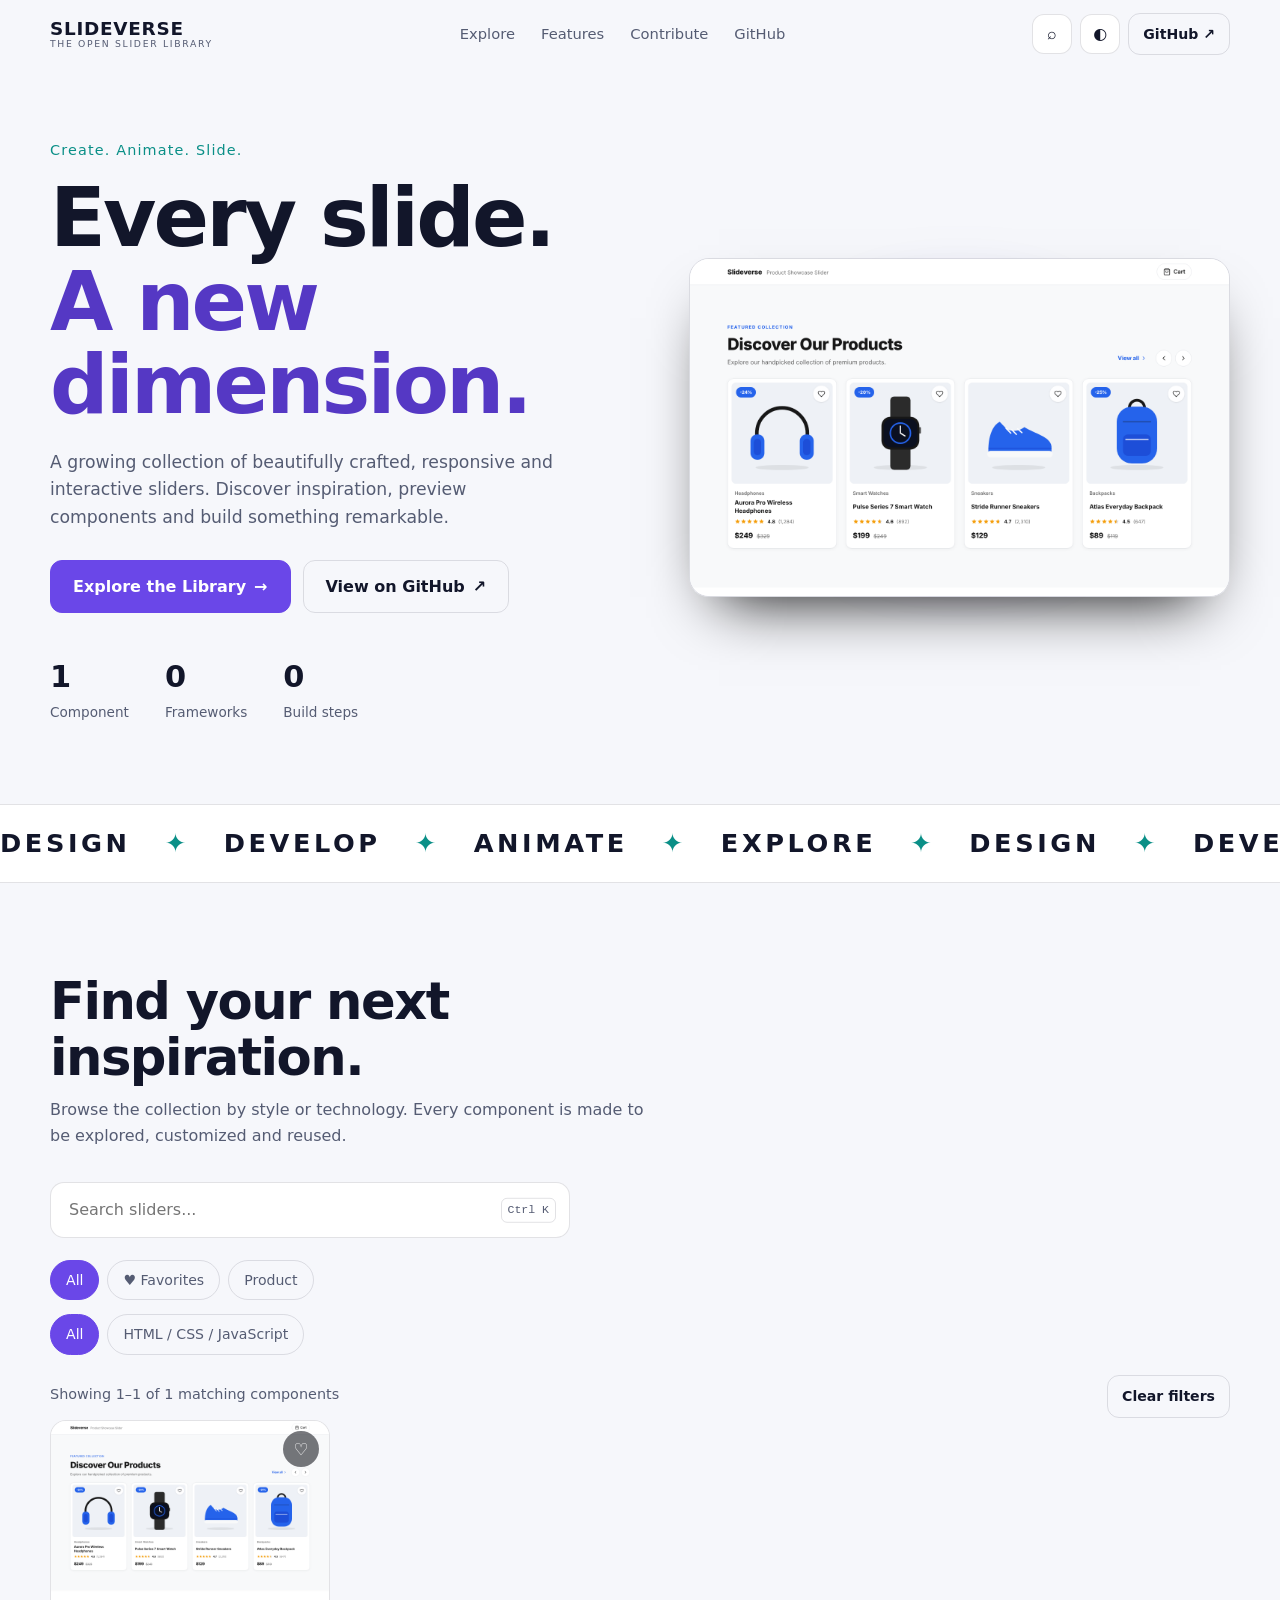
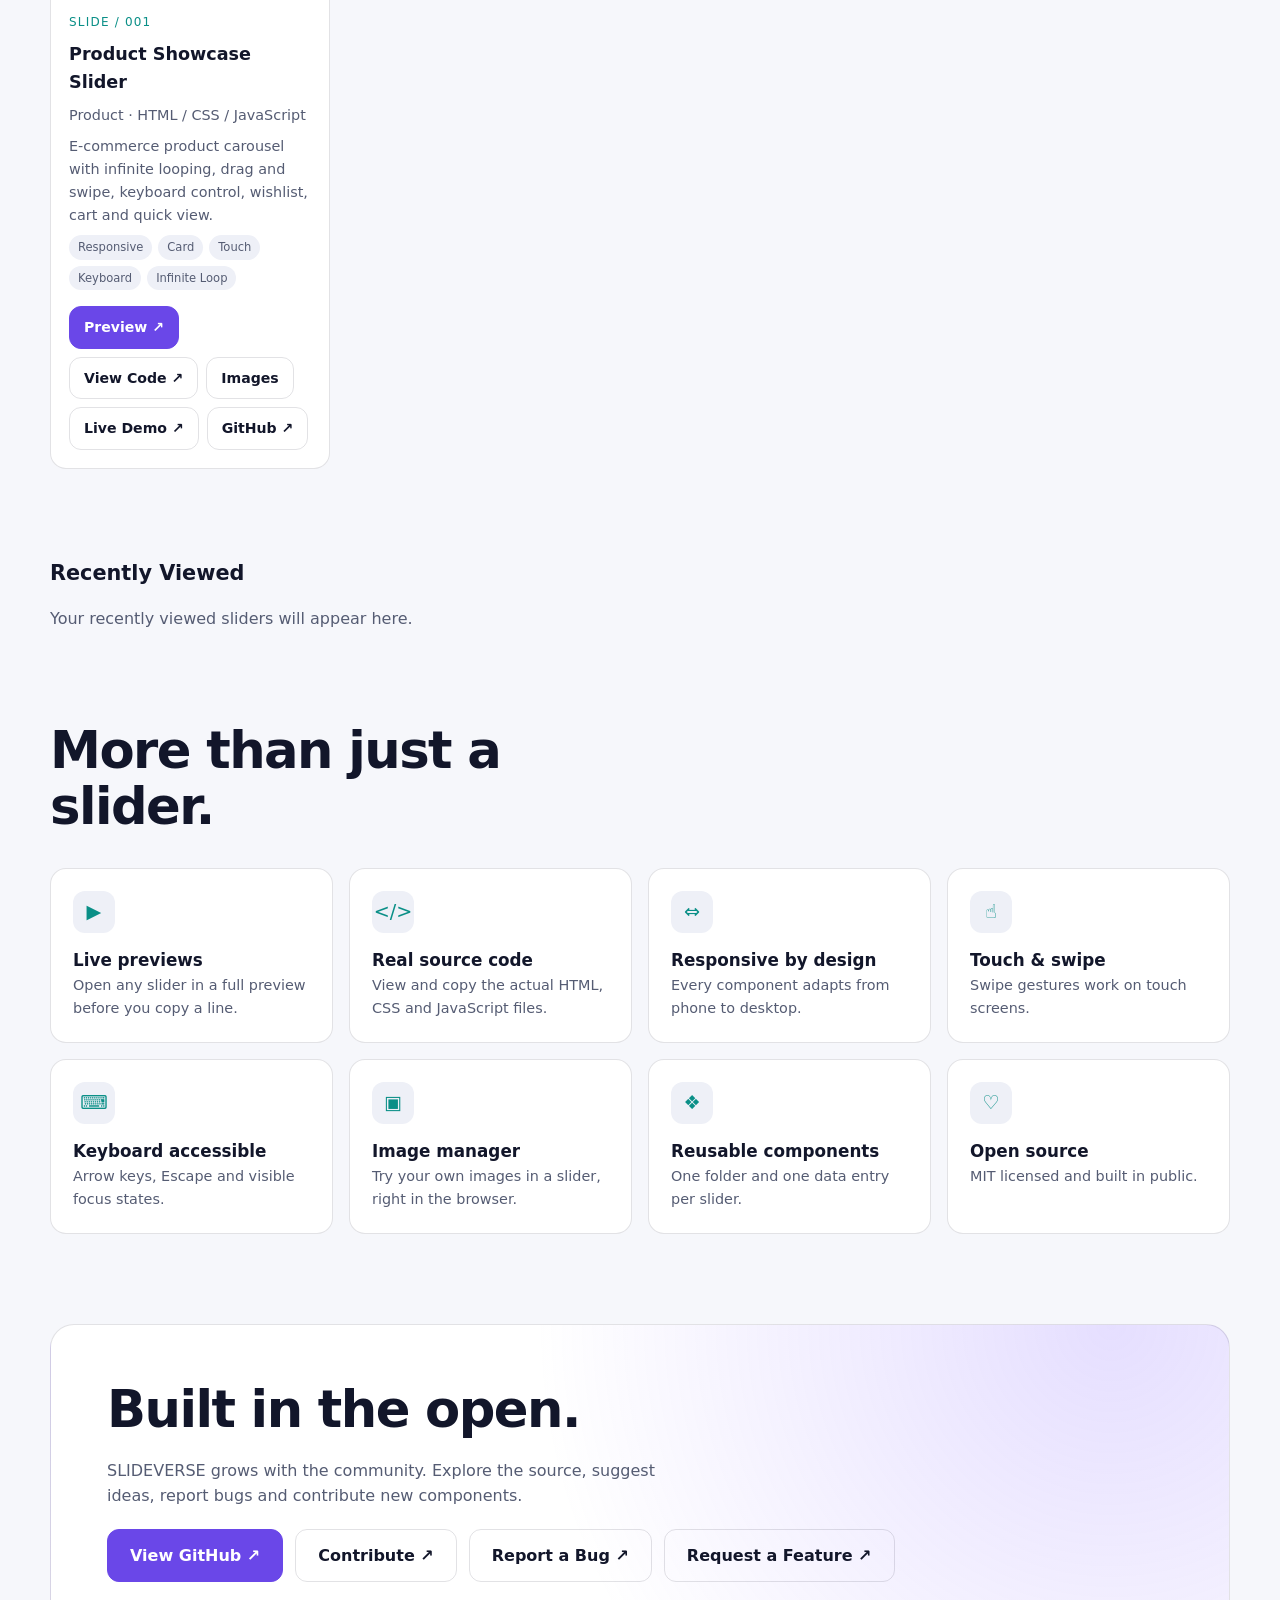
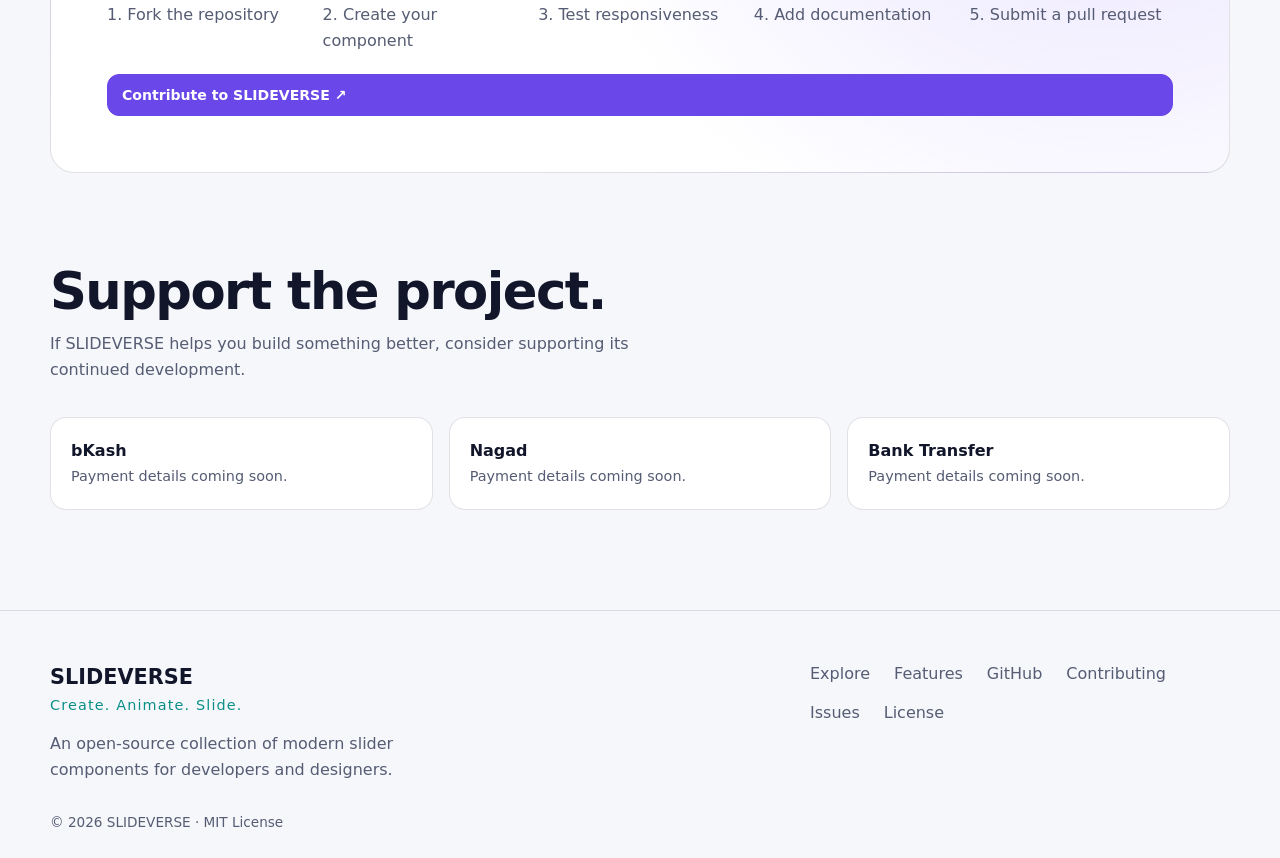
<file: index.html>
<!DOCTYPE html>
<html lang="en">
<head>
<meta charset="utf-8">
<meta name="viewport" content="width=device-width, initial-scale=1">
<title>SLIDEVERSE — The Ultimate Open-Source Slider Collection</title>
<meta name="description" content="Explore modern, responsive and animated slider components built with HTML, CSS and JavaScript.">
<link rel="canonical" href="https://adnanalamin.github.io/SLIDEVERSE/">
<meta property="og:type" content="website"><meta property="og:title" content="SLIDEVERSE — The Ultimate Open-Source Slider Collection">
<meta property="og:description" content="Explore modern, responsive and animated slider components."><meta property="og:url" content="https://adnanalamin.github.io/SLIDEVERSE/">
<meta name="twitter:card" content="summary"><meta name="twitter:title" content="SLIDEVERSE">
<link rel="icon" href="data:image/svg+xml,%3Csvg xmlns='http://www.w3.org/2000/svg' viewBox='0 0 32 32'%3E%3Crect width='32' height='32' rx='8' fill='%238B6CFF'/%3E%3Cpath d='M9 16h14M17 10l6 6-6 6' stroke='%23fff' stroke-width='3' fill='none'/%3E%3C/svg%3E">
<script>try{var t=localStorage.getItem('sv-theme')||(matchMedia('(prefers-color-scheme: light)').matches?'light':'dark');document.documentElement.dataset.theme=t}catch(e){}</script>
<link rel="stylesheet" href="assets/css/style.css">
</head>
<body>
<a class="skip" href="#explore">Skip to library</a>
<header class="hdr" id="hdr">
  <div class="wrap hdr-in">
    <a class="logo" href="#top" aria-label="SLIDEVERSE home"><b>SLIDEVERSE</b><small>THE OPEN SLIDER LIBRARY</small></a>
    <nav class="nav" id="nav" aria-label="Main">
      <a href="#explore">Explore</a><a href="#features">Features</a><a href="#contribute">Contribute</a>
      <a href="https://github.com/adnanalamin/SLIDEVERSE" target="_blank" rel="noopener">GitHub</a>
    </nav>
    <div class="ctl">
      <button class="ib" id="searchBtn" aria-label="Search sliders (Ctrl K)">⌕</button>
      <button class="ib" id="themeBtn" aria-label="Toggle theme">◐</button>
      <a class="btn sm ghost gh" href="https://github.com/adnanalamin/SLIDEVERSE" target="_blank" rel="noopener">GitHub ↗</a>
      <button class="ib menu" id="menuBtn" aria-label="Open menu" aria-expanded="false" aria-controls="nav">☰</button>
    </div>
  </div>
</header>

<main id="top">
<section class="hero wrap">
  <div class="hero-t">
    <p class="kick">Create. Animate. Slide.</p>
    <h1><span>Every slide.</span><span>A new dimension.</span></h1>
    <p class="lead">A growing collection of beautifully crafted, responsive and interactive sliders. Discover inspiration, preview components and build something remarkable.</p>
    <div class="row"><a class="btn" href="#explore">Explore the Library <i>→</i></a><a class="btn ghost" href="https://github.com/adnanalamin/SLIDEVERSE" target="_blank" rel="noopener">View on GitHub <i>↗</i></a></div>
    <dl class="stats"><div><dt>1</dt><dd>Component</dd></div><div><dt>0</dt><dd>Frameworks</dd></div><div><dt>0</dt><dd>Build steps</dd></div></dl>
  </div>
  <a class="hero-v" id="heroV" href="product-showcase-slider/" target="_blank" rel="noopener" aria-label="Open the Product Showcase Slider live demo">
    <div class="glow"></div>
    <img src="product-showcase-slider/assets/images/screenshot-desktop.png" alt="Screenshot of the Product Showcase Slider" width="1280" height="800">
  </a>
</section>

<div class="ticker" aria-hidden="true"><div class="tk"></div></div>

<section class="sec wrap" id="explore">
  <div class="sec-h"><h2>Find your next inspiration.</h2><p>Browse the collection by style or technology. Every component is made to be explored, customized and reused.</p></div>
  <div class="search"><input id="q" type="search" placeholder="Search sliders..." aria-label="Search sliders" autocomplete="off"><kbd>Ctrl K</kbd></div>
  <div class="chips" id="catChips" role="group" aria-label="Filter by category"></div>
  <div class="chips tech" id="techChips" role="group" aria-label="Filter by technology"></div>
  <div class="count-row"><p class="count" id="count" aria-live="polite"></p><button class="btn ghost sm" id="clearBtn" type="button">Clear filters</button></div>
  <div class="grid" id="grid"></div>
  <nav class="pagination" id="pagination" aria-label="Slider library pages"></nav>
  <div class="empty" id="empty" hidden><h3 id="emptyT">No sliders found</h3><p id="emptyP">Try another keyword or category.</p><button class="btn ghost sm" id="reset">Reset filters</button></div>
  <div class="recent"><h3>Recently Viewed</h3><div class="grid" id="recent"></div><p class="muted" id="recentEmpty">Your recently viewed sliders will appear here.</p></div>
</section>

<section class="sec wrap" id="features"><div class="sec-h"><h2>More than just a slider.</h2></div><div class="feats" id="feats"></div></section>
<section class="sec wrap" id="contribute">
  <div class="panel">
    <h2>Built in the open.</h2>
    <p>SLIDEVERSE grows with the community. Explore the source, suggest ideas, report bugs and contribute new components.</p>
    <div class="row"><a class="btn" href="https://github.com/adnanalamin/SLIDEVERSE" target="_blank" rel="noopener">View GitHub ↗</a><a class="btn ghost" href="https://github.com/adnanalamin/SLIDEVERSE/blob/main/CONTRIBUTING.md" target="_blank" rel="noopener">Contribute ↗</a><a class="btn ghost" href="https://github.com/adnanalamin/SLIDEVERSE/issues" target="_blank" rel="noopener">Report a Bug ↗</a><a class="btn ghost" href="https://github.com/adnanalamin/SLIDEVERSE/issues" target="_blank" rel="noopener">Request a Feature ↗</a></div>
    <ol class="steps"><li>Fork the repository</li><li>Create your component</li><li>Test responsiveness</li><li>Add documentation</li><li>Submit a pull request</li></ol>
    <a class="btn sm" href="https://github.com/adnanalamin/SLIDEVERSE/blob/main/CONTRIBUTING.md" target="_blank" rel="noopener">Contribute to SLIDEVERSE ↗</a>
  </div>
</section>

<section class="sec wrap" id="support"><div class="sec-h"><h2>Support the project.</h2><p>If SLIDEVERSE helps you build something better, consider supporting its continued development.</p></div>
  <div class="don"><div><b>bKash</b><span>Payment details coming soon.</span></div><div><b>Nagad</b><span>Payment details coming soon.</span></div><div><b>Bank Transfer</b><span>Payment details coming soon.</span></div></div></section>
</main>

<footer class="ftr"><div class="wrap ft">
  <div><b class="logo-t">SLIDEVERSE</b><p class="kick">Create. Animate. Slide.</p><p class="muted">An open-source collection of modern slider components for developers and designers.</p></div>
  <nav aria-label="Footer"><a href="#explore">Explore</a><a href="#features">Features</a><a href="https://github.com/adnanalamin/SLIDEVERSE" target="_blank" rel="noopener">GitHub</a><a href="https://github.com/adnanalamin/SLIDEVERSE/blob/main/CONTRIBUTING.md" target="_blank" rel="noopener">Contributing</a><a href="https://github.com/adnanalamin/SLIDEVERSE/issues" target="_blank" rel="noopener">Issues</a><a href="https://github.com/adnanalamin/SLIDEVERSE/blob/main/LICENSE" target="_blank" rel="noopener">License</a></nav>
</div><p class="wrap copy">© 2026 SLIDEVERSE · MIT License</p></footer>

<!-- Preview modal: the real slider, loaded from its own folder -->
<div class="modal" id="pv" role="dialog" aria-modal="true" aria-labelledby="pvT" hidden>
  <div class="m-box" id="pvBox">
    <div class="m-h"><h3 id="pvT"></h3><div class="ctl"><button class="btn sm ghost" id="pvFs" type="button">Fullscreen</button><button class="ib" data-close type="button" aria-label="Close preview">✕</button></div></div>
    <iframe class="pv-frame" id="pvFrame" title="Slider preview" loading="lazy"></iframe>
  </div>
</div>
<!-- Code modal: real source files, one tab each -->
<div class="modal" id="cd" role="dialog" aria-modal="true" aria-labelledby="cdT" hidden>
  <div class="m-box code"><div class="m-h"><h3 id="cdT"></h3><button class="ib" data-close type="button" aria-label="Close code">✕</button></div>
    <div class="tabs" id="tabs" role="tablist"></div><p class="file-path muted" id="cdPath"></p><pre id="codeOut" tabindex="0"><code></code></pre>
    <div class="m-f"><button class="btn sm" id="copy" type="button">Copy Code</button></div></div>
</div>
<!-- Image manager -->
<div class="modal" id="im" role="dialog" aria-modal="true" aria-labelledby="imT" hidden>
  <div class="m-box im-box">
    <div class="m-h"><h3 id="imT"></h3><button class="ib" data-close type="button" aria-label="Close image manager">✕</button></div>
    <p class="im-note muted">Images are kept in <b>this browser only</b> and appear in the Preview and Live Demo on this device. They are not uploaded to GitHub — see the README to add images to the repository permanently. JPG, PNG, WebP or GIF, up to 10 MB each. Image 1 replaces the first product photo, image 2 the second, and so on; unused slots keep the original photo.</p>
    <div class="im-bar"><button class="btn sm" id="imUpload" type="button">Upload images</button><button class="btn sm ghost" id="imReset" type="button">Remove all</button><span class="muted" id="imCount" aria-live="polite"></span></div>
    <input type="file" id="imFileMulti" accept="image/jpeg,image/png,image/webp,image/gif,.jpg,.jpeg,.png,.webp,.gif" multiple hidden>
    <input type="file" id="imFileOne" accept="image/jpeg,image/png,image/webp,image/gif,.jpg,.jpeg,.png,.webp,.gif" hidden>
    <ul class="im-list" id="imList"></ul>
  </div>
</div>
<div class="toast" id="toast" role="status"></div>
<script src="assets/js/sliders.js"></script>
<script src="assets/js/main.js"></script>
</body>
</html>
</file>
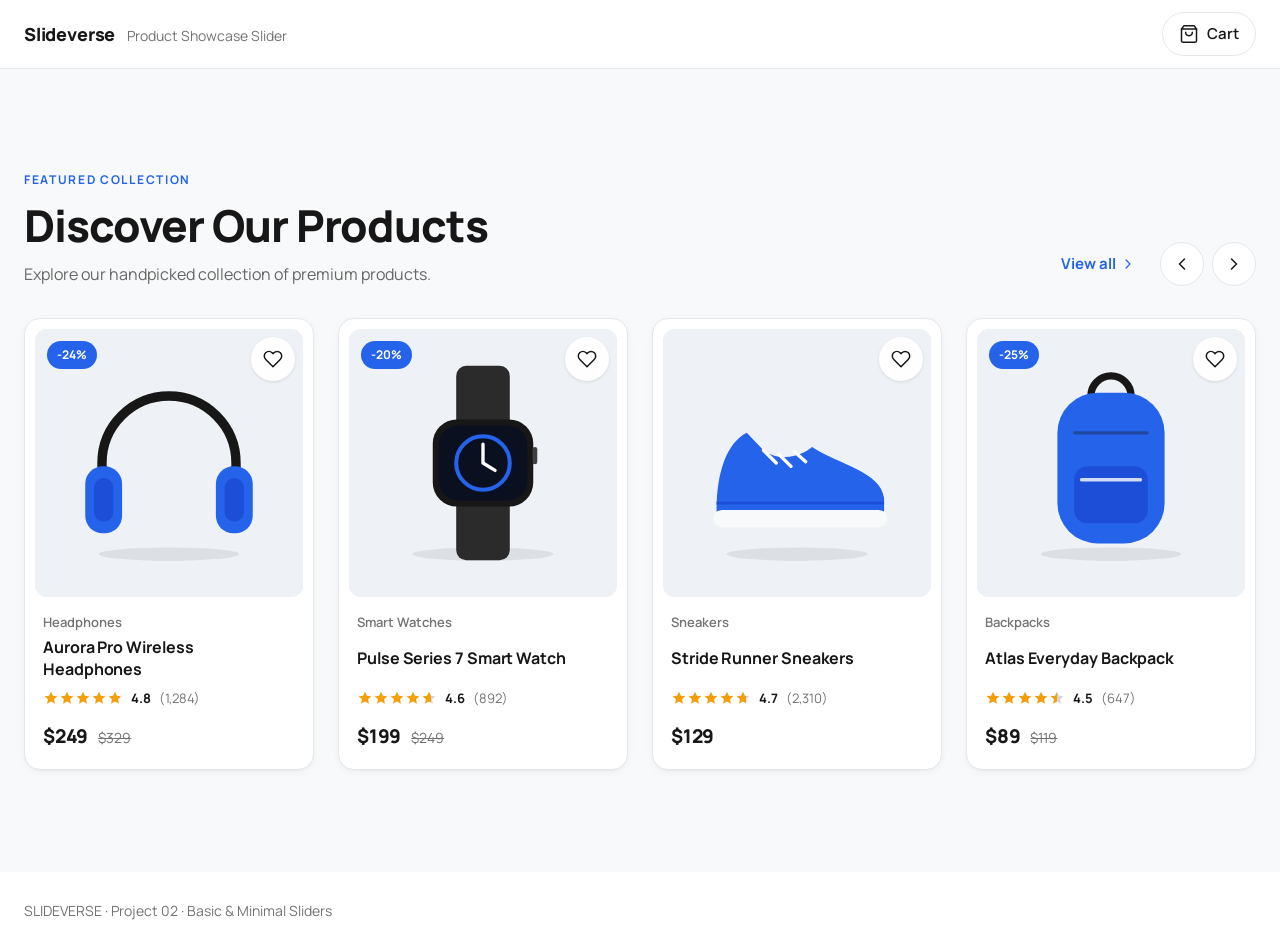
<file: product-showcase-slider/index.html>
<!DOCTYPE html>
<html lang="en">
<head>
  <meta charset="utf-8">
  <meta name="viewport" content="width=device-width, initial-scale=1">
  <title>Product Showcase Slider · SLIDEVERSE 02</title>
  <meta name="description" content="A premium, accessible product carousel built with vanilla HTML, CSS and JavaScript. SLIDEVERSE project 02.">
  <meta name="theme-color" content="#ffffff">
  <link rel="icon" href="data:image/svg+xml,%3Csvg xmlns='http://www.w3.org/2000/svg' viewBox='0 0 32 32'%3E%3Crect width='32' height='32' rx='9' fill='%232563EB'/%3E%3Crect x='7' y='11' width='18' height='10' rx='3' fill='%23fff'/%3E%3C/svg%3E">

  <link rel="preconnect" href="https://fonts.googleapis.com">
  <link rel="preconnect" href="https://fonts.gstatic.com" crossorigin>
  <link rel="preconnect" href="https://images.unsplash.com" crossorigin>
  <link rel="stylesheet" href="https://fonts.googleapis.com/css2?family=Manrope:wght@400;500;600;700;800&amp;display=swap">
  <link rel="stylesheet" href="css/style.css">
  <script src="js/script.js" defer></script>
</head>
<body>

  <header class="topbar">
    <div class="container topbar__inner">
      <p class="brand">
        <span class="brand__name">Slideverse</span>
        <span class="brand__sub">Product Showcase Slider</span>
      </p>
      <button type="button" class="cart-btn" id="cart-btn" data-action="open-cart" aria-label="Open cart, 0 items">
        <svg class="icon" viewBox="0 0 24 24" aria-hidden="true" focusable="false"><path d="M6 2L3 6v14a2 2 0 0 0 2 2h14a2 2 0 0 0 2-2V6l-3-4z"/><line x1="3" y1="6" x2="21" y2="6"/><path d="M16 10a4 4 0 0 1-8 0"/></svg>
        <span class="cart-btn__label">Cart</span>
        <span class="cart-btn__count" id="cart-count" hidden>0</span>
      </button>
    </div>
  </header>

  <main>
    <section class="showcase" id="showcase" aria-labelledby="showcase-title" aria-roledescription="carousel">
      <div class="container">

        <header class="section-head">
          <div class="section-head__text">
            <p class="eyebrow">FEATURED COLLECTION</p>
            <h2 id="showcase-title">Discover Our Products</h2>
            <p class="section-head__desc">Explore our handpicked collection of premium products.</p>
          </div>

          <div class="section-head__controls">
            <button type="button" class="view-all" id="view-all" data-action="toggle-view-all" aria-expanded="false" aria-controls="slider-track">
              <span id="view-all-label">View all</span>
              <svg class="icon icon--sm" viewBox="0 0 24 24" aria-hidden="true" focusable="false"><polyline points="9 18 15 12 9 6"/></svg>
            </button>

            <div class="nav" role="group" aria-label="Slider controls">
              <button type="button" class="nav-btn" id="prev-btn" data-action="prev" aria-label="Previous products" aria-controls="slider-track">
                <svg class="icon" viewBox="0 0 24 24" aria-hidden="true" focusable="false"><polyline points="15 18 9 12 15 6"/></svg>
              </button>
              <button type="button" class="nav-btn" id="next-btn" data-action="next" aria-label="Next products" aria-controls="slider-track">
                <svg class="icon" viewBox="0 0 24 24" aria-hidden="true" focusable="false"><polyline points="9 18 15 12 9 6"/></svg>
              </button>
              <button type="button" class="nav-btn" id="autoplay-btn" data-action="toggle-autoplay" aria-label="Pause autoplay" hidden>
                <svg class="icon" viewBox="0 0 24 24" aria-hidden="true" focusable="false"><line x1="9" y1="5" x2="9" y2="19"/><line x1="15" y1="5" x2="15" y2="19"/></svg>
              </button>
            </div>
          </div>
        </header>

        <div class="viewport" id="slider-viewport" role="group" aria-label="Featured products. Use the left and right arrow keys to browse." tabindex="0">
          <ul class="track" id="slider-track">
            <!-- Product cards are rendered by js/script.js -->
          </ul>
        </div>
        <noscript><p class="noscript">Please enable JavaScript to browse the product collection.</p></noscript>

        <p class="sr-only" id="slider-status" role="status" aria-live="polite"></p>
      </div>
    </section>
  </main>

  <footer class="footer">
    <div class="container">
      <p>SLIDEVERSE &middot; Project 02 &middot; Basic &amp; Minimal Sliders</p>
    </div>
  </footer>

  <!-- Toasts live in the top layer when a dialog is open (moved by script.js) -->
  <div class="toasts" id="toast-region" role="status" aria-live="polite" aria-atomic="false"></div>

  <!-- Cart -->
  <dialog class="dialog dialog--cart" id="cart-dialog" aria-labelledby="cart-title">
    <div class="dialog__panel">
      <header class="dialog__head">
        <h2 id="cart-title">Your cart</h2>
        <button type="button" class="icon-btn" data-action="close-dialog" aria-label="Close cart">
          <svg class="icon" viewBox="0 0 24 24" aria-hidden="true" focusable="false"><line x1="18" y1="6" x2="6" y2="18"/><line x1="6" y1="6" x2="18" y2="18"/></svg>
        </button>
      </header>
      <div class="dialog__body" id="cart-body"></div>
      <footer class="dialog__foot" id="cart-foot"></footer>
    </div>
  </dialog>

  <!-- Product quick view -->
  <dialog class="dialog dialog--product" id="quick-view" aria-labelledby="qv-title">
    <div class="dialog__panel" id="qv-panel"></div>
  </dialog>

</body>
</html>
</file>
<file: assets/css/style.css>
/* SLIDEVERSE — dark-first, light supported. Tokens first. */
:root{--bg:#080A12;--s1:#111522;--s2:#171B29;--p:#8B6CFF;--p2:#B29AFF;--c:#65E3D9;--tx:#F5F7FF;--mu:#9299AD;--bd:rgba(255,255,255,.09);--glass:rgba(8,10,18,.72);--ease:cubic-bezier(.22,1,.36,1);--r:16px;color-scheme:dark}
[data-theme=light]{--bg:#F6F7FB;--s1:#fff;--s2:#EEF0F7;--p:#6A47E8;--p2:#5538C4;--c:#0A8F87;--tx:#12162A;--mu:#555C73;--bd:rgba(18,22,42,.12);--glass:rgba(246,247,251,.8);color-scheme:light}
*{box-sizing:border-box;margin:0}html{scroll-behavior:smooth;scroll-padding-top:80px}
body{background:var(--bg);color:var(--tx);font:16px/1.6 "Segoe UI",system-ui,-apple-system,Roboto,sans-serif;overflow-x:hidden}
a{color:inherit;text-decoration:none}button,input{font:inherit;color:inherit}
:focus-visible{outline:2px solid var(--c);outline-offset:3px;border-radius:6px}
.wrap{width:min(1180px,100% - 40px);margin-inline:auto}.muted{color:var(--mu)}
.skip{position:absolute;left:-999px}.skip:focus{left:10px;top:10px;z-index:99;background:var(--p);padding:8px 14px;border-radius:8px}
/* header */
.hdr{position:sticky;top:0;z-index:50;border-bottom:1px solid transparent;transition:background .3s,border-color .3s,backdrop-filter .3s}
.hdr.on{background:var(--glass);backdrop-filter:blur(12px);border-color:var(--bd)}
.hdr-in{display:flex;align-items:center;justify-content:space-between;height:68px;gap:16px}
.logo{display:flex;flex-direction:column;line-height:1.1}.logo b{font-size:1.15rem;letter-spacing:.04em}.logo small{font-size:.58rem;letter-spacing:.18em;color:var(--mu)}
.nav{display:flex;gap:26px;font-size:.92rem;color:var(--mu)}.nav a:hover{color:var(--tx)}
.ctl{display:flex;gap:8px;align-items:center}.menu{display:none}
.ib{width:40px;height:40px;border-radius:12px;border:1px solid var(--bd);background:var(--s1);cursor:pointer;transition:transform .2s,border-color .2s}
.ib:hover{border-color:var(--p);transform:translateY(-1px)}
.btn{display:inline-flex;align-items:center;gap:8px;padding:13px 22px;border-radius:12px;border:1px solid var(--p);background:var(--p);color:#fff;font-weight:600;cursor:pointer;transition:transform .2s var(--ease),box-shadow .2s,background .2s}
.btn:hover{transform:translateY(-2px);box-shadow:0 10px 30px -10px var(--p)}.btn i{font-style:normal;transition:transform .2s}.btn:hover i{transform:translateX(4px)}
.btn.ghost{background:transparent;border-color:var(--bd);color:var(--tx)}.btn.ghost:hover{border-color:var(--p)}.btn.sm{padding:9px 14px;font-size:.88rem}
/* hero */
.hero{display:grid;grid-template-columns:1.05fr .95fr;gap:40px;align-items:center;padding:70px 0 80px}
.kick{color:var(--c);font-size:.9rem;letter-spacing:.08em;margin-bottom:14px}
h1{font-size:clamp(2.6rem,6.4vw,5.2rem);line-height:1.02;letter-spacing:-.035em}h1 span{display:block;animation:rise .9s var(--ease) both}h1 span+span{animation-delay:.12s;color:var(--p2)}
@keyframes rise{from{opacity:0;transform:translateY(40px)}}
.lead{color:var(--mu);max-width:48ch;margin:22px 0 28px;font-size:1.08rem}.row{display:flex;flex-wrap:wrap;gap:12px}
.stats{display:flex;gap:36px;margin-top:40px}.stats dt{font-size:1.9rem;font-weight:700}.stats dd{color:var(--mu);font-size:.85rem}
.hero-v{position:relative;display:block;align-self:center}.glow{position:absolute;inset:10% 5%;background:radial-gradient(circle,var(--p),transparent 65%);opacity:.35;filter:blur(40px);animation:float 8s ease-in-out infinite}
.hero-v img{position:relative;width:100%;height:auto;border-radius:20px;border:1px solid var(--bd);box-shadow:0 30px 60px -30px #000;transition:transform .5s var(--ease)}.hero-v:hover img{transform:translateY(-4px)}
.hv-ctl{position:absolute;bottom:0;left:30px;display:flex;gap:8px}
@keyframes float{50%{transform:translateY(-14px)}}
/* ticker */
.ticker{border-block:1px solid var(--bd);overflow:hidden;padding:18px 0;background:var(--s1)}
.tk{display:flex;gap:34px;width:max-content;font-size:1.6rem;font-weight:700;letter-spacing:.14em;animation:tk 28s linear infinite}.tk em{font-style:normal;color:var(--c)}
@keyframes tk{to{transform:translateX(-50%)}}
/* sections */
.sec{padding:90px 0 0}.sec-h{margin-bottom:34px;max-width:60ch}.sec-h h2,.panel h2{font-size:clamp(2rem,4.4vw,3.2rem);letter-spacing:-.03em;line-height:1.1}.sec-h p{color:var(--mu);margin-top:12px}
.search{position:relative;max-width:520px;margin-bottom:18px}.search input{width:100%;padding:14px 70px 14px 18px;background:var(--s1);border:1px solid var(--bd);border-radius:14px;transition:box-shadow .2s,border-color .2s}
.search input:focus{outline:0;border-color:var(--p);box-shadow:0 0 0 4px rgba(139,108,255,.22)}.search kbd{position:absolute;right:14px;top:50%;transform:translateY(-50%);font-size:.72rem;color:var(--mu);border:1px solid var(--bd);border-radius:6px;padding:2px 6px}
.chips{display:flex;gap:8px;overflow-x:auto;padding:4px 0 10px;scrollbar-width:thin}.chips.tech{margin-bottom:8px}
.chip{flex:none;padding:8px 15px;border-radius:99px;border:1px solid var(--bd);background:transparent;color:var(--mu);cursor:pointer;font-size:.88rem;transition:all .2s}
.chip:hover{color:var(--tx);border-color:var(--p)}.chip[aria-pressed=true]{background:var(--p);border-color:var(--p);color:#fff}.chip:disabled{opacity:.45;cursor:not-allowed}
.count{color:var(--mu);font-size:.9rem;margin:10px 0 18px}
.pagination{display:flex;justify-content:center;align-items:center;gap:7px;margin:28px 0 6px;flex-wrap:wrap}
.page-btn{min-width:40px;height:40px;padding:0 11px;border:1px solid var(--bd);border-radius:10px;background:var(--s1);color:var(--mu);cursor:pointer;font-size:.88rem;transition:all .2s}
.page-btn:hover:not(:disabled){border-color:var(--p);color:var(--tx);transform:translateY(-2px)}
.page-btn[aria-current=true]{background:var(--p);border-color:var(--p);color:#fff;box-shadow:0 8px 22px -12px var(--p)}
.page-btn:disabled{opacity:.38;cursor:not-allowed}
.page-ellipsis{min-width:30px;text-align:center;color:var(--mu)}
.page-size{display:flex;justify-content:center;align-items:center;gap:9px;margin-top:10px;color:var(--mu);font-size:.82rem}
.page-size select{background:var(--s1);border:1px solid var(--bd);color:var(--tx);border-radius:8px;padding:7px 10px}

.grid{display:grid;grid-template-columns:repeat(auto-fill,minmax(280px,1fr));gap:20px}
.card{background:var(--s1);border:1px solid var(--bd);border-radius:var(--r);overflow:hidden;display:flex;flex-direction:column;transition:transform .3s var(--ease),border-color .3s,box-shadow .3s}
.card:hover{transform:translateY(-5px);border-color:var(--p);box-shadow:0 20px 50px -25px var(--p)}
.thumb{position:relative;aspect-ratio:16/10;overflow:hidden;background:var(--s2)}.thumb img{width:100%;height:100%;object-fit:cover;object-position:top;display:block;transition:transform .6s var(--ease)}.card:hover .thumb img{transform:scale(1.04)}


.fav{position:absolute;top:10px;right:10px;z-index:2;width:36px;height:36px;border-radius:50%;border:0;background:rgba(8,10,18,.55);color:#fff;cursor:pointer;font-size:1.05rem}
.fav[aria-pressed=true]{color:#ff5d8f}.fav.pop{animation:pop .4s var(--ease)}@keyframes pop{40%{transform:scale(1.4)}}
.cb{padding:18px;display:flex;flex-direction:column;gap:8px;flex:1}.num{font-size:.75rem;color:var(--c);letter-spacing:.1em}.cb h3{font-size:1.1rem}.cb p{color:var(--mu);font-size:.9rem}
.meta{font-size:.82rem;color:var(--mu)}.tags{display:flex;flex-wrap:wrap;gap:6px}.tags span{font-size:.72rem;padding:3px 9px;border-radius:99px;background:var(--s2);color:var(--mu)}
.acts{display:flex;gap:8px;margin-top:auto;padding-top:8px;flex-wrap:wrap}
.empty{text-align:center;padding:60px 20px;border:1px dashed var(--bd);border-radius:var(--r)}.empty h3{font-size:1.4rem}.empty p{color:var(--mu);margin:8px 0 16px}
.recent{margin-top:60px}.recent h3{margin-bottom:16px;font-size:1.3rem}
/* categories / features / frameworks */
.feats{display:grid;grid-template-columns:repeat(auto-fit,minmax(250px,1fr));gap:16px}
.feat{background:var(--s1);border:1px solid var(--bd);border-radius:var(--r);padding:22px;transition:transform .3s var(--ease),border-color .3s}.feat:hover{transform:translateY(-4px);border-color:var(--p)}
.feat .ic{width:42px;height:42px;border-radius:12px;display:grid;place-items:center;background:var(--s2);color:var(--c);font-size:1.2rem;margin-bottom:14px}.feat h3{font-size:1.05rem}.feat p{color:var(--mu);font-size:.9rem}
.panel{background:var(--s1);border:1px solid var(--bd);border-radius:24px;padding:clamp(24px,5vw,56px);display:grid;gap:20px;background-image:radial-gradient(circle at 90% 0,rgba(139,108,255,.22),transparent 50%)}
.panel>p{color:var(--mu);max-width:56ch}.steps{display:grid;grid-template-columns:repeat(auto-fit,minmax(170px,1fr));gap:12px;padding-left:0;list-style-position:inside;color:var(--mu)}
.don{display:grid;grid-template-columns:repeat(auto-fit,minmax(220px,1fr));gap:16px}.don div{background:var(--s1);border:1px solid var(--bd);border-radius:var(--r);padding:20px}.don b{display:block}.don span{color:var(--mu);font-size:.9rem}
.ftr{margin-top:100px;border-top:1px solid var(--bd);padding:50px 0 24px}.ft{display:flex;justify-content:space-between;gap:30px;flex-wrap:wrap}.logo-t{font-size:1.3rem}.ft nav{display:flex;gap:14px 24px;flex-wrap:wrap;align-content:flex-start;max-width:420px;color:var(--mu)}.ft nav a:hover{color:var(--tx)}.ft .muted{max-width:38ch}.copy{margin-top:30px;color:var(--mu);font-size:.85rem}
/* modal + slider */
.modal{position:fixed;inset:0;z-index:100;background:rgba(4,5,10,.78);display:grid;place-items:center;padding:20px;animation:fade .25s}.modal[hidden]{display:none}@keyframes fade{from{opacity:0}}
.m-box{width:min(960px,100%);max-height:100%;background:var(--s1);border:1px solid var(--bd);border-radius:20px;display:flex;flex-direction:column;overflow:hidden;animation:scale .35s var(--ease)}@keyframes scale{from{transform:scale(.94);opacity:0}}
.m-h,.m-f{display:flex;justify-content:space-between;align-items:center;gap:10px;padding:14px 18px;flex-wrap:wrap}.m-f{justify-content:center;gap:18px}.m-h h3{font-size:1.05rem}
.m-box:fullscreen{width:100%;max-height:none;border-radius:0}.m-box:fullscreen .pv-frame{height:auto;flex:1}
.tabs{display:flex;gap:6px;padding:0 18px;overflow-x:auto}pre{margin:0 18px;background:var(--bg);border:1px solid var(--bd);border-radius:12px;padding:16px;overflow:auto;max-height:50vh;font:13px/1.55 ui-monospace,Consolas,monospace;color:var(--tx)}
.toast{position:fixed;bottom:24px;left:50%;transform:translate(-50%,30px);background:var(--c);color:#06201d;padding:10px 18px;border-radius:99px;font-weight:600;opacity:0;pointer-events:none;transition:all .3s var(--ease);z-index:200}.toast.on{opacity:1;transform:translate(-50%,0)}
.rv{opacity:0;transform:translateY(24px);transition:opacity .7s,transform .7s var(--ease)}.rv.in{opacity:1;transform:none}
@media (max-width:900px){.hero{grid-template-columns:1fr;padding-top:40px}.menu{display:block}.gh{display:none}
 .nav{position:fixed;inset:68px 0 auto 0;flex-direction:column;gap:0;background:var(--bg);border-bottom:1px solid var(--bd);padding:8px 20px 20px;transform:translateY(-120%);transition:transform .35s var(--ease)}.nav.open{transform:none}.nav a{padding:14px 4px;font-size:1.05rem;border-bottom:1px solid var(--bd)}}
@media (max-width:560px){.stats{gap:22px}.grid{grid-template-columns:1fr}.btn,.ib,.chip{min-height:44px}.row .btn{flex:1 1 100%;justify-content:center}.m-box{border-radius:14px}.pv-frame{height:72vh}.search kbd{display:none}}
@media (prefers-reduced-motion:reduce){*,*::before,*::after{animation-duration:.01ms!important;animation-iteration-count:1!important;transition-duration:.01ms!important;scroll-behavior:auto!important}.rv{opacity:1;transform:none}}

/* real preview + code viewer */
#pvBox{width:min(1240px,100%);height:min(92vh,900px)}
.pv-frame{display:block;width:calc(100% - 28px);margin:0 14px 14px;flex:1;min-height:360px;height:100%;border:1px solid var(--bd);border-radius:14px;background:#fff}
.file-path{font:12px ui-monospace,Consolas,monospace;padding:8px 20px 6px}
.count-row{display:flex;justify-content:space-between;align-items:center;gap:12px;flex-wrap:wrap}.count-row .count{margin:10px 0 14px}
/* image manager */
.im-box{max-height:92vh}.im-note{font-size:.85rem;padding:0 18px 4px}.im-note b{color:var(--tx)}
.im-bar{display:flex;gap:10px;align-items:center;flex-wrap:wrap;padding:8px 18px}.btn:disabled{opacity:.45;cursor:not-allowed;transform:none;box-shadow:none}
.im-list{list-style:none;padding:8px 18px 18px;margin:0;display:grid;gap:10px;overflow:auto}
.im-item{display:grid;grid-template-columns:26px 84px 1fr auto;gap:12px;align-items:center;padding:10px;border:1px solid var(--bd);border-radius:14px;background:var(--s2);cursor:grab}
.im-item.dragging{opacity:.45}.im-item.over{border-color:var(--c);box-shadow:0 0 0 2px var(--c) inset}
.im-n{font-weight:700;color:var(--mu);text-align:center}
.im-item img{width:84px;height:64px;object-fit:cover;border-radius:10px;background:var(--bg)}
.im-meta{display:grid;min-width:0}.im-meta b{overflow:hidden;text-overflow:ellipsis;white-space:nowrap}.im-meta span,.im-meta small{color:var(--mu);font-size:.8rem}
.im-act{display:flex;gap:6px;flex-wrap:wrap;justify-content:flex-end}.im-act .ib{width:36px;height:36px}.ib:disabled{opacity:.35;cursor:not-allowed;transform:none}
.im-add .btn{width:100%;justify-content:center;border-style:dashed}.im-add small{color:var(--mu);font-weight:400}.im-empty{padding:6px 2px}
@media (max-width:640px){.im-item{grid-template-columns:26px 64px 1fr}.im-item img{width:64px;height:52px}.im-act{grid-column:1/-1;justify-content:flex-start}}
.m-h{flex-wrap:nowrap}.m-h h3{flex:1;min-width:0}
</file>
<file: product-showcase-slider/css/style.css>
/* ==========================================================================
   SLIDEVERSE 02 — Product Showcase Slider
   1. Tokens          5. Slider (viewport / track / slides)
   2. Base            6. Product card
   3. Layout          7. Toasts
   4. Section header  8. Dialogs (cart + quick view)
                      9. Motion preferences
   ========================================================================== */

/* 1. Tokens ---------------------------------------------------------------- */
:root {
  --bg: #ffffff;
  --surface: #f8f9fa;
  --text: #171717;
  --text-2: #737373;            /* secondary text on white */
  --text-2-tint: #666666;       /* secondary text on --surface (keeps 4.5:1 contrast) */
  --accent: #2563eb;
  --accent-hover: #1d4ed8;
  --border: #e5e7eb;
  --media-bg: #f1f3f5;
  --danger: #e11d48;
  --star: #f59e0b;
  --star-off: #d4d4d8;

  --radius-card: 16px;
  --radius-media: 12px;
  --shadow-1: 0 1px 2px rgba(23, 23, 23, .04), 0 2px 8px rgba(23, 23, 23, .04);
  --shadow-2: 0 2px 4px rgba(23, 23, 23, .04), 0 18px 34px -10px rgba(23, 23, 23, .16);
  --ease: cubic-bezier(.22, .8, .24, 1);

  --font: "Manrope", system-ui, -apple-system, "Segoe UI", Roboto, "Helvetica Neue", Arial, sans-serif;
  --page-pad: 24px;

  --star-mask: url("data:image/svg+xml,%3Csvg xmlns='http://www.w3.org/2000/svg' viewBox='0 0 24 24'%3E%3Cpath d='M12 2.5l2.9 6.1 6.6.8-4.9 4.6 1.3 6.6L12 17.3l-5.9 3.3 1.3-6.6L2.5 9.4l6.6-.8z'/%3E%3C/svg%3E");
}

/* 2. Base ------------------------------------------------------------------ */
*, *::before, *::after { box-sizing: border-box; }

html { -webkit-text-size-adjust: 100%; text-size-adjust: 100%; }
html.has-dialog { overflow: hidden; }

body {
  margin: 0;
  font-family: var(--font);
  font-size: 1rem;
  line-height: 1.5;
  color: var(--text);
  background: var(--bg);
  -webkit-font-smoothing: antialiased;
  -moz-osx-font-smoothing: grayscale;
}

h1, h2, h3, p, ul { margin: 0; padding: 0; }
ul { list-style: none; }
img, svg { display: block; max-width: 100%; }
s { text-decoration-thickness: 1px; }

button { font: inherit; color: inherit; cursor: pointer; }

:focus-visible {
  outline: 2px solid var(--accent);
  outline-offset: 2px;
}

.sr-only {
  position: absolute !important;
  width: 1px; height: 1px;
  margin: -1px; padding: 0;
  overflow: hidden;
  clip: rect(0 0 0 0);
  white-space: nowrap;
  border: 0;
}

.icon {
  width: 20px; height: 20px;
  flex: none;
  fill: none;
  stroke: currentColor;
  stroke-width: 1.8;
  stroke-linecap: round;
  stroke-linejoin: round;
}
.icon--sm { width: 16px; height: 16px; }

/* 3. Layout ---------------------------------------------------------------- */
.container {
  width: 100%;
  max-width: calc(1240px + var(--page-pad) * 2);
  margin-inline: auto;
  padding-inline: var(--page-pad);
}

.topbar { border-bottom: 1px solid var(--border); background: var(--bg); }
.topbar__inner {
  display: flex;
  align-items: center;
  justify-content: space-between;
  min-height: 68px;
  gap: 16px;
}
.brand { display: flex; align-items: baseline; gap: 12px; min-width: 0; }
.brand__name { font-weight: 800; font-size: 1.125rem; letter-spacing: -.01em; }
.brand__sub { color: var(--text-2); font-size: .875rem; white-space: nowrap; overflow: hidden; text-overflow: ellipsis; }

.cart-btn {
  position: relative;
  display: inline-flex;
  align-items: center;
  gap: 8px;
  min-height: 44px;
  padding: 0 16px;
  background: var(--bg);
  border: 1px solid var(--border);
  border-radius: 999px;
  font-weight: 600;
  font-size: .9375rem;
  transition: border-color .2s, background-color .2s;
}
.cart-btn__count {
  display: inline-grid;
  place-items: center;
  min-width: 22px; height: 22px;
  padding: 0 6px;
  background: var(--accent);
  color: #fff;
  border-radius: 999px;
  font-size: .75rem;
  font-weight: 700;
  line-height: 1;
}
.cart-btn__count[hidden] { display: none; }
.cart-btn__count.is-bump { animation: bump .4s var(--ease); }

.footer { padding-block: 28px; color: var(--text-2); font-size: .875rem; }
.noscript { padding: 24px 0; color: var(--text-2-tint); }

/* 4. Section header ------------------------------------------------------- */
.showcase {
  --gap: 24px;
  --per-view: 4;          /* desktop */
  --grid-cols: 4;
  background: var(--surface);
  padding-block: clamp(56px, 8vw, 104px);
}

@media (max-width: 1279px) { .showcase { --per-view: 3; --grid-cols: 3; } }   /* laptop */
@media (max-width: 1023px) { .showcase { --per-view: 2; --grid-cols: 2; --gap: 20px; } } /* tablet */
@media (max-width: 639px)  { .showcase { --per-view: 1.2; --grid-cols: 1; --gap: 16px; } } /* mobile */

.showcase.is-grid { --per-view: var(--grid-cols); }

.section-head {
  display: flex;
  flex-wrap: wrap;
  align-items: flex-end;
  justify-content: space-between;
  gap: 24px 32px;
  margin-bottom: 32px;
}
.section-head__text { max-width: 560px; }

.eyebrow {
  margin-bottom: 12px;
  font-size: .75rem;
  font-weight: 700;
  letter-spacing: .14em;
  color: var(--accent);
}
.section-head h2 {
  font-size: clamp(1.75rem, 1.25rem + 2vw, 2.75rem);
  line-height: 1.1;
  font-weight: 800;
  letter-spacing: -.025em;
}
.section-head__desc { margin-top: 12px; color: var(--text-2-tint); max-width: 46ch; }

.section-head__controls { display: flex; align-items: center; gap: 24px; }

.view-all {
  display: inline-flex;
  align-items: center;
  gap: 4px;
  min-height: 44px;
  padding: 0;
  background: none;
  border: 0;
  color: var(--accent);
  font-weight: 700;
  font-size: .9375rem;
}
.view-all .icon { transition: transform .25s var(--ease); }
.view-all[aria-expanded="true"] .icon { transform: rotate(90deg); }
.view-all:hover { color: var(--accent-hover); text-decoration: underline; text-underline-offset: 4px; }

.nav { display: flex; gap: 8px; }
.nav-btn, .icon-btn {
  display: grid;
  place-items: center;
  width: 44px; height: 44px;
  padding: 0;
  background: var(--bg);
  color: var(--text);
  border: 1px solid var(--border);
  border-radius: 50%;
  transition: background-color .2s, color .2s, border-color .2s, opacity .2s, transform .2s var(--ease);
}
.nav-btn:active, .icon-btn:active { transform: scale(.94); }
.nav-btn[aria-disabled="true"] { opacity: .4; cursor: not-allowed; }
.nav-btn[hidden] { display: none; }

@media (max-width: 639px) {
  :root { --page-pad: 16px; }
  .section-head__controls { width: 100%; justify-content: space-between; }
  .brand__sub { display: none; }
}

/* 5. Slider ---------------------------------------------------------------- */
/* The viewport bleeds into the page padding so shadows and the "peek" card are
   not clipped at the container edge; vertical padding leaves room for the
   hover lift and card shadows. */
.viewport {
  --bleed: 12px;
  margin-inline: calc(var(--bleed) * -1);
  padding-inline: var(--bleed);
  padding-block: 16px 36px;
  margin-block: -16px -36px;
  overflow: hidden;
  overflow: clip;
  touch-action: pan-y;
  cursor: grab;
  -webkit-user-select: none;
  user-select: none;
  border-radius: 4px;
}
@media (max-width: 639px) { .viewport { --bleed: var(--page-pad); } } /* bleed to the screen edge so the next card peeks */
.viewport.is-dragging { cursor: grabbing; }
.viewport:focus-visible { outline-offset: -2px; }

.track {
  display: flex;
  gap: var(--gap);
  transition: transform .55s var(--ease);
  will-change: transform;
}
.track.no-anim { transition: none; }

.slide {
  flex: 0 0 calc((100% - (var(--per-view) - 1) * var(--gap)) / var(--per-view));
  min-width: 0;
}

/* "View all" mode: same cards, laid out as a wrapping grid */
.showcase.is-grid .viewport { cursor: default; -webkit-user-select: auto; user-select: auto; }
.showcase.is-grid .track { flex-wrap: wrap; row-gap: var(--gap); transform: none !important; transition: none; }
.showcase.is-grid .is-clone { display: none; }

/* 6. Product card ---------------------------------------------------------- */
.card {
  position: relative;
  display: flex;
  flex-direction: column;
  height: 100%;
  padding: 10px 10px 18px;
  background: var(--bg);
  border: 1px solid var(--border);
  border-radius: var(--radius-card);
  box-shadow: var(--shadow-1);
  cursor: pointer;
  transition: transform .35s var(--ease), box-shadow .35s var(--ease);
}

.card__media {
  position: relative;
  aspect-ratio: 1 / 1;
  overflow: hidden;
  background: var(--media-bg);
  border-radius: var(--radius-media);
}
.card__img {
  width: 100%; height: 100%;
  object-fit: cover;
  -webkit-user-drag: none;
  transition: transform .7s var(--ease);
}
.card__img.is-broken { visibility: hidden; }

.badge {
  position: absolute;
  top: 12px; left: 12px;
  display: inline-flex;
  align-items: center;
  height: 28px;
  padding: 0 10px;
  background: var(--accent);
  color: #fff;
  border-radius: 999px;
  font-size: .75rem;
  font-weight: 700;
  animation: badge-in .5s var(--ease) .2s both;
}

.wish {
  position: absolute;
  top: 8px; right: 8px;
  display: grid;
  place-items: center;
  width: 44px; height: 44px;
  padding: 0;
  background: rgba(255, 255, 255, .92);
  color: var(--text);
  border: 0;
  border-radius: 50%;
  box-shadow: 0 1px 3px rgba(23, 23, 23, .12);
  transition: transform .2s var(--ease), background-color .2s;
}
.wish:hover { transform: scale(1.08); }
.wish .icon { transition: fill .2s, stroke .2s; }
.wish[aria-pressed="true"] .icon { fill: var(--danger); stroke: var(--danger); }
.wish.is-pop .icon { animation: heart-pop .5s var(--ease); }

.quick-add {
  position: absolute;
  left: 10px; right: 10px; bottom: 10px;
  display: inline-flex;
  align-items: center;
  justify-content: center;
  gap: 8px;
  min-height: 44px;
  padding: 0 16px;
  background: var(--text);
  color: #fff;
  border: 0;
  border-radius: 10px;
  font-size: .9375rem;
  font-weight: 650;
  transition: transform .35s var(--ease), opacity .25s, background-color .2s;
}
.quick-add.is-added { background: var(--accent); }

/* Pointer devices: reveal on hover or keyboard focus. Touch: always visible. */
@media (hover: hover) {
  .quick-add {
    opacity: 0;
    transform: translateY(calc(100% + 12px));
    pointer-events: none;
  }
  .card:hover .quick-add,
  .card:has(:focus-visible) .quick-add,
  .quick-add:focus-visible {
    opacity: 1;
    transform: none;
    pointer-events: auto;
  }
  .card:hover { transform: translateY(-4px); box-shadow: var(--shadow-2); }
  .card:hover .card__img { transform: scale(1.06); }
  .quick-add:hover { background: var(--accent); }
  .nav-btn:not([aria-disabled="true"]):hover,
  .icon-btn:hover { background: var(--text); color: #fff; border-color: var(--text); }
  .cart-btn:hover { border-color: var(--text); }
}

.card__body {
  display: flex;
  flex: 1;
  flex-direction: column;
  padding: 16px 8px 0;
}
.card__category { font-size: .8125rem; font-weight: 600; color: var(--text-2); }
.card__title { margin-top: 4px; font-size: 1rem; line-height: 1.35; font-weight: 700; letter-spacing: -.005em; }
.card__link {
  display: -webkit-box;
  -webkit-line-clamp: 2;
  -webkit-box-orient: vertical;
  overflow: hidden;
  min-height: 44px;            /* two lines of title, and a 44px touch target */
  padding: 0;
  background: none;
  border: 0;
  text-align: left;
  font-weight: inherit;
  letter-spacing: inherit;
}
.card__link:hover { color: var(--accent); }

.rating { display: flex; align-items: center; gap: 8px; margin-top: 8px; font-size: .8125rem; color: var(--text-2); }
.rating__value { font-weight: 700; color: var(--text); }

.stars {
  --fill: 0%;
  display: inline-block;
  width: 80px; height: 16px;
  background: linear-gradient(90deg, var(--star) var(--fill), var(--star-off) var(--fill));
  -webkit-mask: var(--star-mask) 0 0 / 16px 16px repeat-x;
  mask: var(--star-mask) 0 0 / 16px 16px repeat-x;
}

.price { display: flex; flex-wrap: wrap; align-items: baseline; gap: 4px 10px; margin-top: auto; padding-top: 14px; }
.price__now { font-size: 1.1875rem; font-weight: 800; letter-spacing: -.01em; }
.price__was { font-size: .875rem; color: var(--text-2); }

/* 7. Toasts ---------------------------------------------------------------- */
.toasts {
  position: fixed;
  right: 24px; bottom: 24px;
  z-index: 1000;
  display: flex;
  flex-direction: column;
  align-items: flex-end;
  gap: 8px;
  max-width: calc(100vw - 32px);
  pointer-events: none;
}
.toast {
  display: flex;
  align-items: center;
  gap: 12px;
  min-height: 52px;
  padding: 8px 8px 8px 16px;
  background: var(--text);
  color: #fff;
  border-radius: 14px;
  box-shadow: 0 12px 32px -8px rgba(23, 23, 23, .4);
  font-size: .9375rem;
  pointer-events: auto;
  opacity: 0;
  transform: translateY(14px) scale(.98);
  transition: opacity .3s, transform .4s var(--ease);
}
.toast.is-visible { opacity: 1; transform: none; }
.toast__icon {
  display: grid;
  place-items: center;
  width: 24px; height: 24px;
  flex: none;
  background: var(--accent);
  border-radius: 50%;
}
.toast__icon .icon { width: 14px; height: 14px; stroke-width: 2.6; }
.toast__msg { font-weight: 500; line-height: 1.35; }
.toast__action {
  min-height: 44px;
  padding: 0 12px;
  background: none;
  border: 0;
  border-radius: 10px;
  color: #93c5fd;
  font-weight: 700;
  white-space: nowrap;
}
.toast__action:hover { color: #fff; }
.toast__action:focus-visible { outline-color: #93c5fd; }

@media (max-width: 639px) {
  .toasts { left: 16px; right: 16px; bottom: 16px; align-items: stretch; }
  .toast { justify-content: space-between; }
  .toast__msg { flex: 1; }
}

/* 8. Dialogs ---------------------------------------------------------------- */
.dialog {
  width: 100%;
  max-width: min(460px, calc(100vw - 32px));
  max-height: calc(100vh - 32px);
  max-height: calc(100dvh - 32px);
  padding: 0;
  overflow: auto;
  color: var(--text);
  background: var(--bg);
  border: 0;
  border-radius: 20px;
  box-shadow: 0 30px 80px -20px rgba(23, 23, 23, .45);
}
.dialog--product { max-width: min(880px, calc(100vw - 32px)); }
.dialog::backdrop { background: rgba(23, 23, 23, .5); }
.dialog[open] { animation: dialog-in .3s var(--ease); }
.dialog[open]::backdrop { animation: fade-in .3s ease; }

.dialog__head {
  display: flex;
  align-items: center;
  justify-content: space-between;
  padding: 20px 24px 12px;
}
.dialog__head h2 { font-size: 1.25rem; font-weight: 800; letter-spacing: -.015em; }
.dialog__body { padding: 0 24px; }
.dialog__foot { padding: 16px 24px 24px; }

.btn {
  display: inline-flex;
  align-items: center;
  justify-content: center;
  gap: 8px;
  min-height: 48px;
  padding: 0 22px;
  border: 1px solid transparent;
  border-radius: 12px;
  font-weight: 650;
  transition: background-color .2s, border-color .2s, color .2s, transform .2s var(--ease);
}
.btn:active { transform: scale(.98); }
.btn--primary { background: var(--accent); color: #fff; }
.btn--primary:hover { background: var(--accent-hover); }
.btn--ghost { background: var(--bg); border-color: var(--border); color: var(--text); }
.btn--ghost:hover { border-color: var(--text); }
.btn--ghost[aria-pressed="true"] .icon { fill: var(--danger); stroke: var(--danger); }
.btn.is-added { background: #15803d; }

/* Cart */
.cart-empty { padding: 28px 0 8px; color: var(--text-2); }
.cart-item {
  display: grid;
  grid-template-columns: 64px 1fr 44px;
  gap: 4px 16px;
  align-items: start;
  padding: 14px 0;
  border-bottom: 1px solid var(--border);
}
.cart-item:last-child { border-bottom: 0; }
.cart-item__img { width: 64px; height: 64px; object-fit: cover; background: var(--media-bg); border-radius: 10px; }
.cart-item__name { font-weight: 650; line-height: 1.35; }
.cart-item__price { font-size: .875rem; color: var(--text-2); }
.qty {
  display: inline-flex;
  align-items: center;
  margin-top: 8px;
  border: 1px solid var(--border);
  border-radius: 999px;
}
.qty button {
  display: grid;
  place-items: center;
  width: 44px; height: 44px;
  padding: 0;
  background: none;
  border: 0;
  border-radius: 50%;
}
.qty button[aria-disabled="true"] { opacity: .35; cursor: not-allowed; }
.qty__value { min-width: 24px; text-align: center; font-weight: 700; font-variant-numeric: tabular-nums; }

.cart-total { display: flex; align-items: baseline; justify-content: space-between; margin-bottom: 16px; }
.cart-total strong { font-size: 1.25rem; font-weight: 800; }
.cart-actions { display: flex; flex-wrap: wrap; gap: 8px; }
.cart-actions .btn { flex: 1 1 140px; }

/* Quick view */
.qv { position: relative; display: grid; grid-template-columns: 1fr 1fr; }
.qv__media { background: var(--media-bg); }
.qv__media img { width: 100%; height: 100%; object-fit: cover; aspect-ratio: 1 / 1; }
.qv__info { display: flex; flex-direction: column; gap: 10px; padding: 44px 36px 36px; }
.qv__title { font-size: 1.625rem; line-height: 1.2; font-weight: 800; letter-spacing: -.02em; }
.qv .price { margin-top: 6px; padding-top: 0; }
.qv .price__now { font-size: 1.5rem; }
.qv__desc { color: var(--text-2-tint); max-width: 46ch; }
.qv__actions { display: flex; flex-wrap: wrap; gap: 10px; margin-top: auto; padding-top: 16px; }
.qv__actions .btn { flex: 1 1 150px; }
.qv__close { position: absolute; top: 12px; right: 12px; z-index: 1; }

@media (max-width: 719px) {
  .qv { grid-template-columns: 1fr; }
  .qv__info { padding: 24px; }
}

/* Keyframes */
@keyframes badge-in { from { opacity: 0; transform: scale(.6); } to { opacity: 1; transform: none; } }
@keyframes heart-pop { 0% { transform: scale(1); } 40% { transform: scale(1.4); } 100% { transform: scale(1); } }
@keyframes bump { 0% { transform: scale(1); } 40% { transform: scale(1.3); } 100% { transform: scale(1); } }
@keyframes dialog-in { from { opacity: 0; transform: translateY(12px) scale(.98); } to { opacity: 1; transform: none; } }
@keyframes fade-in { from { opacity: 0; } to { opacity: 1; } }

/* 9. Motion preferences ----------------------------------------------------- */
@media (prefers-reduced-motion: reduce) {
  *, *::before, *::after {
    animation-duration: .01ms !important;
    animation-iteration-count: 1 !important;
    transition-duration: .01ms !important;
    scroll-behavior: auto !important;
  }
  .track { transition: none; }
  .card:hover { transform: none; }
  .card:hover .card__img { transform: none; }
}
</file>
